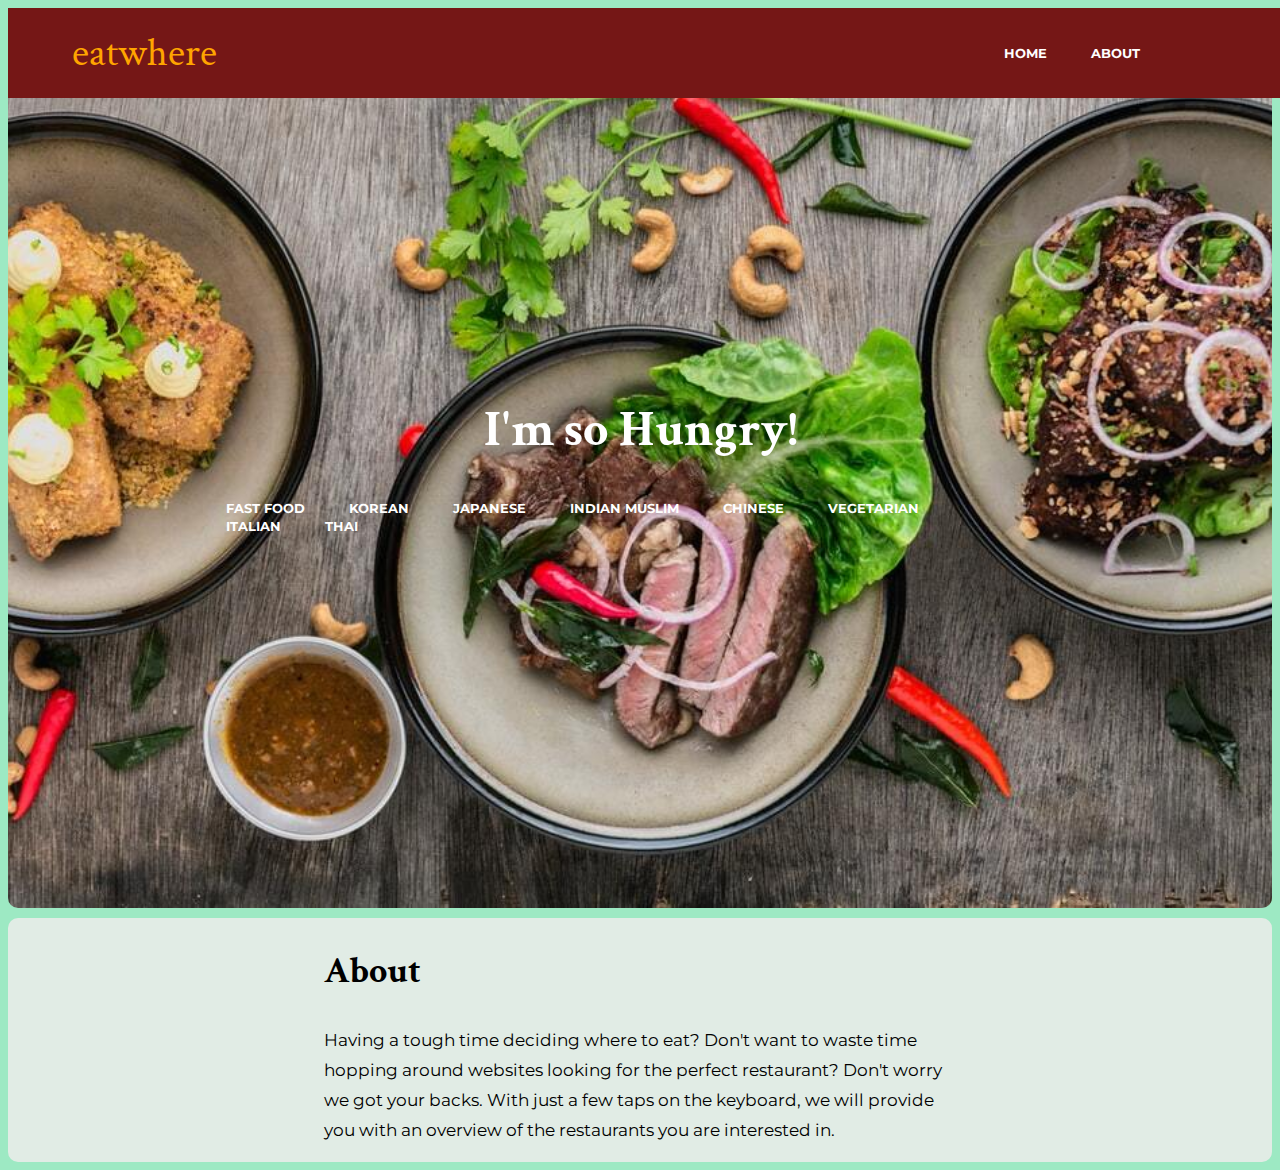
<file: index.html>
<!DOCTYPE html>
<html>

<head>
	<meta charset="utf-8">
	<meta name="viewport" content="width=device-width">
	<title>repl.it</title>
	<link href="style.css" rel="stylesheet" type="text/css" />
	<link rel="preconnect" href="https://fonts.gstatic.com">
  	<link href="https://fonts.googleapis.com/css2?family=Crimson+Text&family=Montserrat&display=swap" rel="stylesheet">
</head>

<body>

    <header>
        <div class = "nav-container">
			<a href="#home" class="logo">eatwhere</a>
        	<nav>
            	<ul>
					<li><a href = "#home">Home</a></li>   
					<li><a href ="#about">About</a></li>  
				</ul>
        	</nav>
        </div>
	</header>

	<section class="search-area" id="home">
		<div class="form-box">
			<h1>I'm so Hungry!</h1>

			<div class = "cuisine-container">
				<nav>
					<ul>
						<li><a href = "fastfood.html">Fast Food</a></li>   
						<li><a href = "korean.html">Korean</a></li>
						<li><a href = "japanese.html">Japanese</a></li>
						<li><a href = "indianmuslim.html">Indian Muslim</a></li>
						<li><a href = "chinese.html">Chinese</a></li>
						<li><a href = "vegetarian.html">Vegetarian</a></li>
						<li><a href = "italian.html">Italian</a></li>
						<li><a href = "thai.html">Thai</a></li>
					</ul>
				</nav>
			</div>
			
		</div>
	</section>

	<section class="about-area" id="about">
		<div class="about-descrpt">
			<h2>About</h2>
			<p>Having a tough time deciding where to eat? Don't want to waste time hopping around websites looking for 
				the perfect restaurant? Don't worry we got your backs. With just a few taps on the keyboard, we will provide 
				you with an overview of the restaurants you are interested in.</p>
		</div>
	</section>

	<script src="https://cdnjs.cloudflare.com/ajax/libs/jquery/3.5.1/jquery.min.js"></script>
<script src="script.js"></script>


</body>
</file>
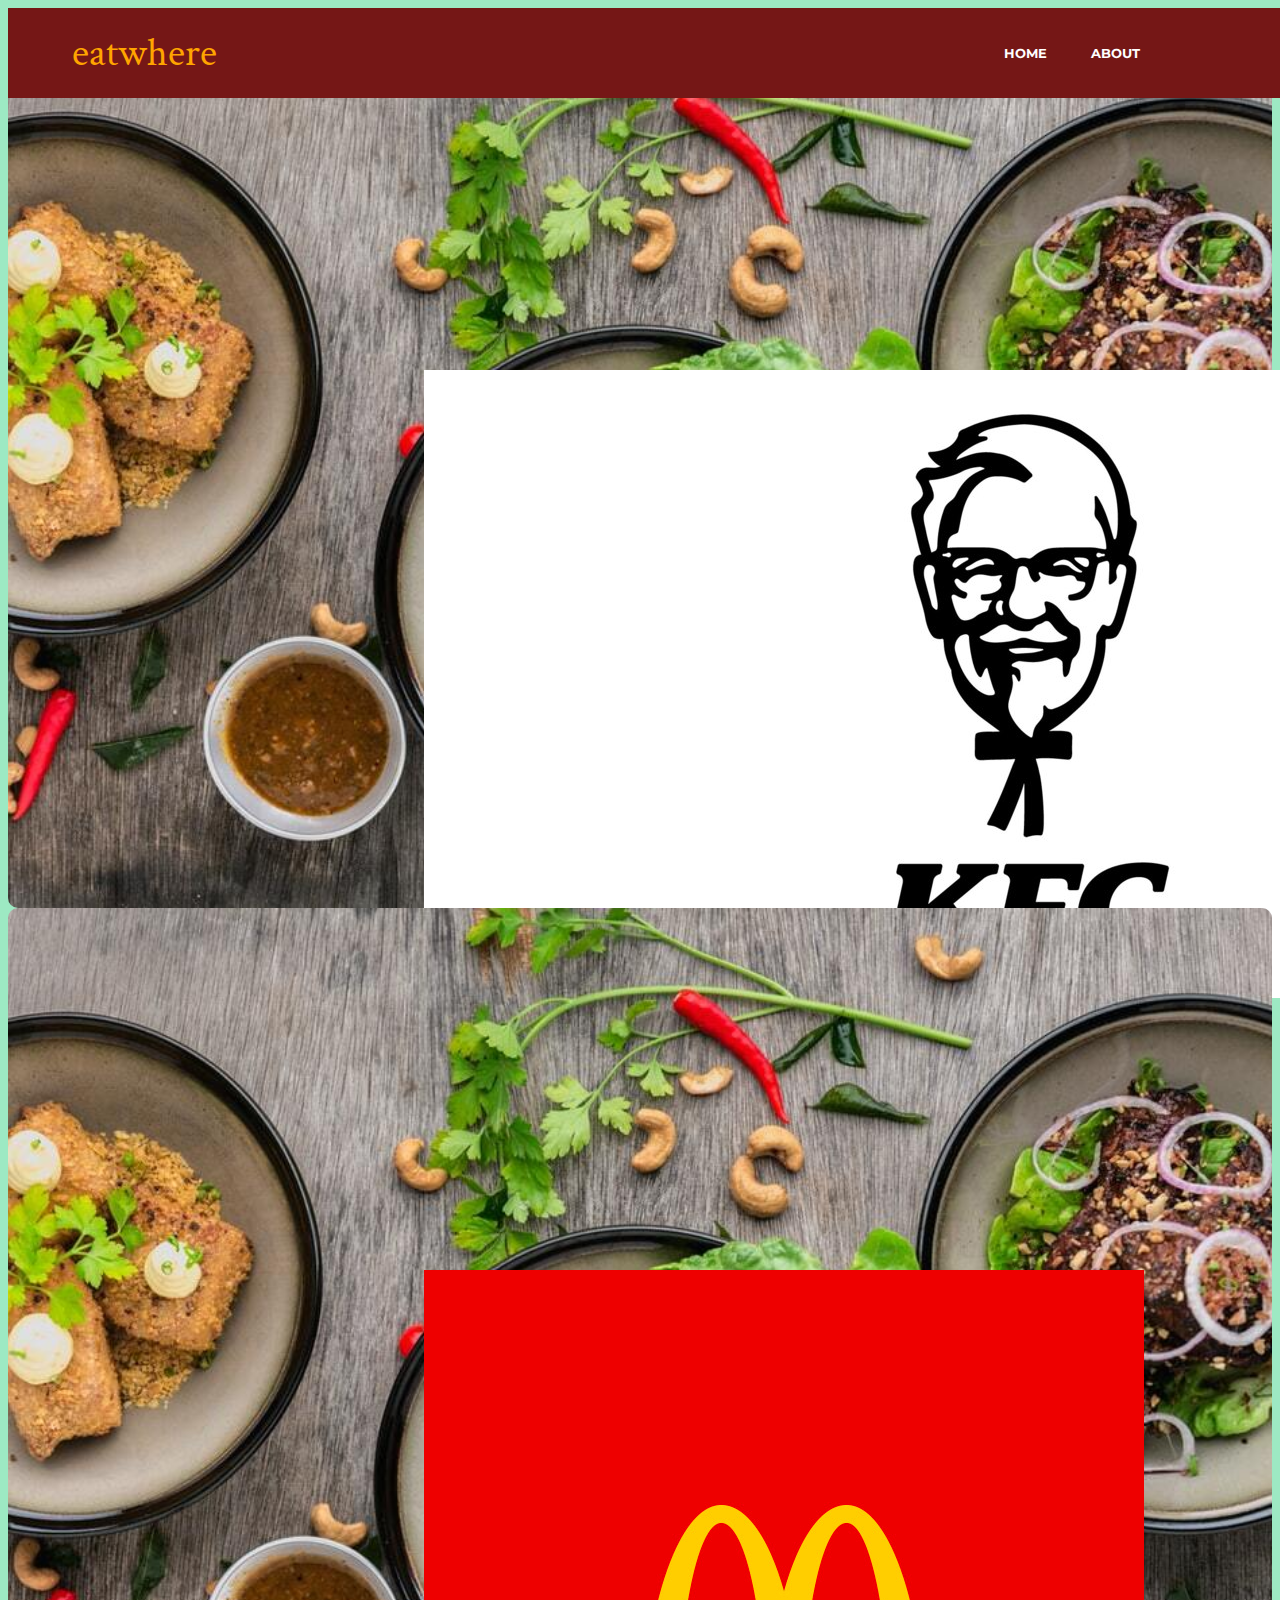
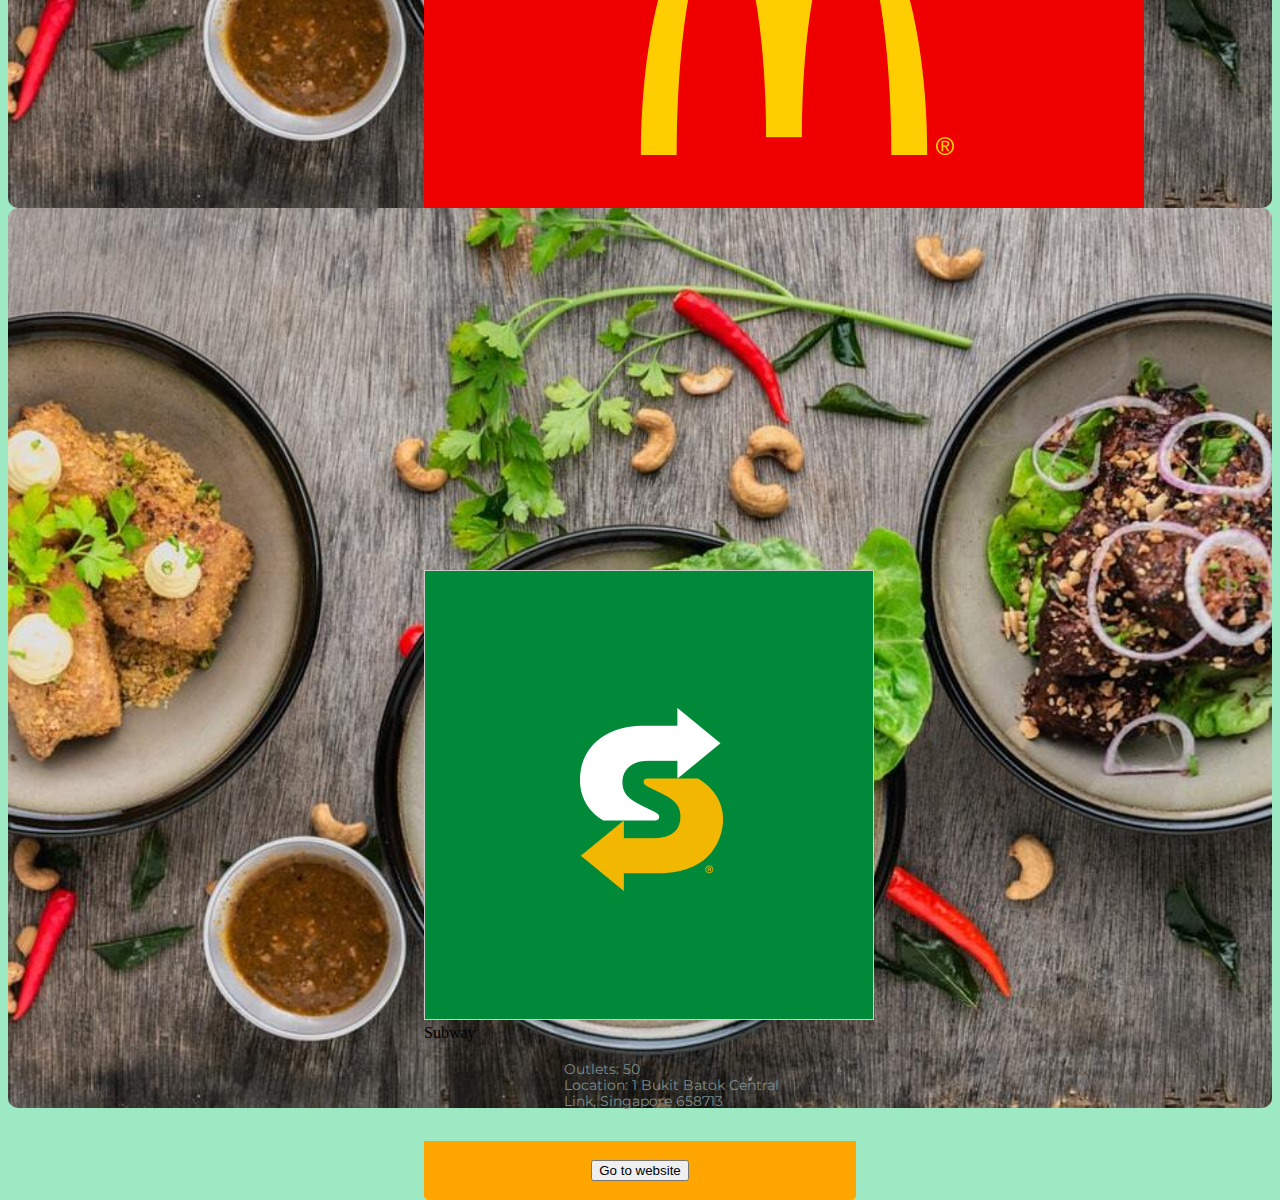
<file: fastfood.html>
<!DOCTYPE html>
<html>

<head>
	<meta charset="utf-8">
	<meta name="viewport" content="width=device-width">
	<title>repl.it</title>
    <link href="style.css" rel="stylesheet" type="text/css" />
    <link href=
	<link rel="preconnect" href="https://fonts.gstatic.com">
  	<link href="https://fonts.googleapis.com/css2?family=Crimson+Text&family=Montserrat&display=swap" rel="stylesheet">
</head>

<body>

    <header>
        <div class = "nav-container">
			<a href="index.html#home" class="logo">eatwhere</a>
        	<nav>
            	<ul>
					<li><a href = "index.html#home" >Home</a></li>   
					<li><a href ="index.html#about">About</a></li>  
				</ul>
        	</nav>
        </div>
	</header>
    
    <div class="result-background">

    <div class="restaurant-profile">
		<img id="ff1-img" src="" />
        <div id="ff1-name">----</div>
        <div class="description">
            <div>Outlets: <span id="ff1-outlets"></span></div>
            <div>Location: <span id="ff1-location"></span></div>
        </div>
    <div class="web-btn">
        <button id="ff1-btn">Go to website</button>
    </div>
    </div>

    </div>

    <div class="result-background">

    <div class="restaurant-profile">
		<img id="ff2-img" src="" />
        <div id="ff2-name">----</div>
        <div class="description">
            <div>Outlets: <span id="ff2-outlets"></span></div>
            <div>Location: <span id="ff2-location"></span></div>
        </div>
    <div class="web-btn">
        <button id="ff2-btn">Go to website</button>
    </div>
    </div>

    </div>

    <div class="result-background">

    <div class="restaurant-profile">
		<img id="ff3-img" src="" />
        <div id="ff3-name">----</div>
        <div class="description">
            <div>Outlets: <span id="ff3-outlets"></span></div>
            <div>Location: <span id="ff3-location"></span></div>
        </div>
    <div class="web-btn">
        <button id="ff3-btn">Go to website</button>
    </div>
    </div>

    </div>

    <script src="https://cdnjs.cloudflare.com/ajax/libs/jquery/3.5.1/jquery.min.js"></script>
<script src="script.js"></script>


</body>
</file>
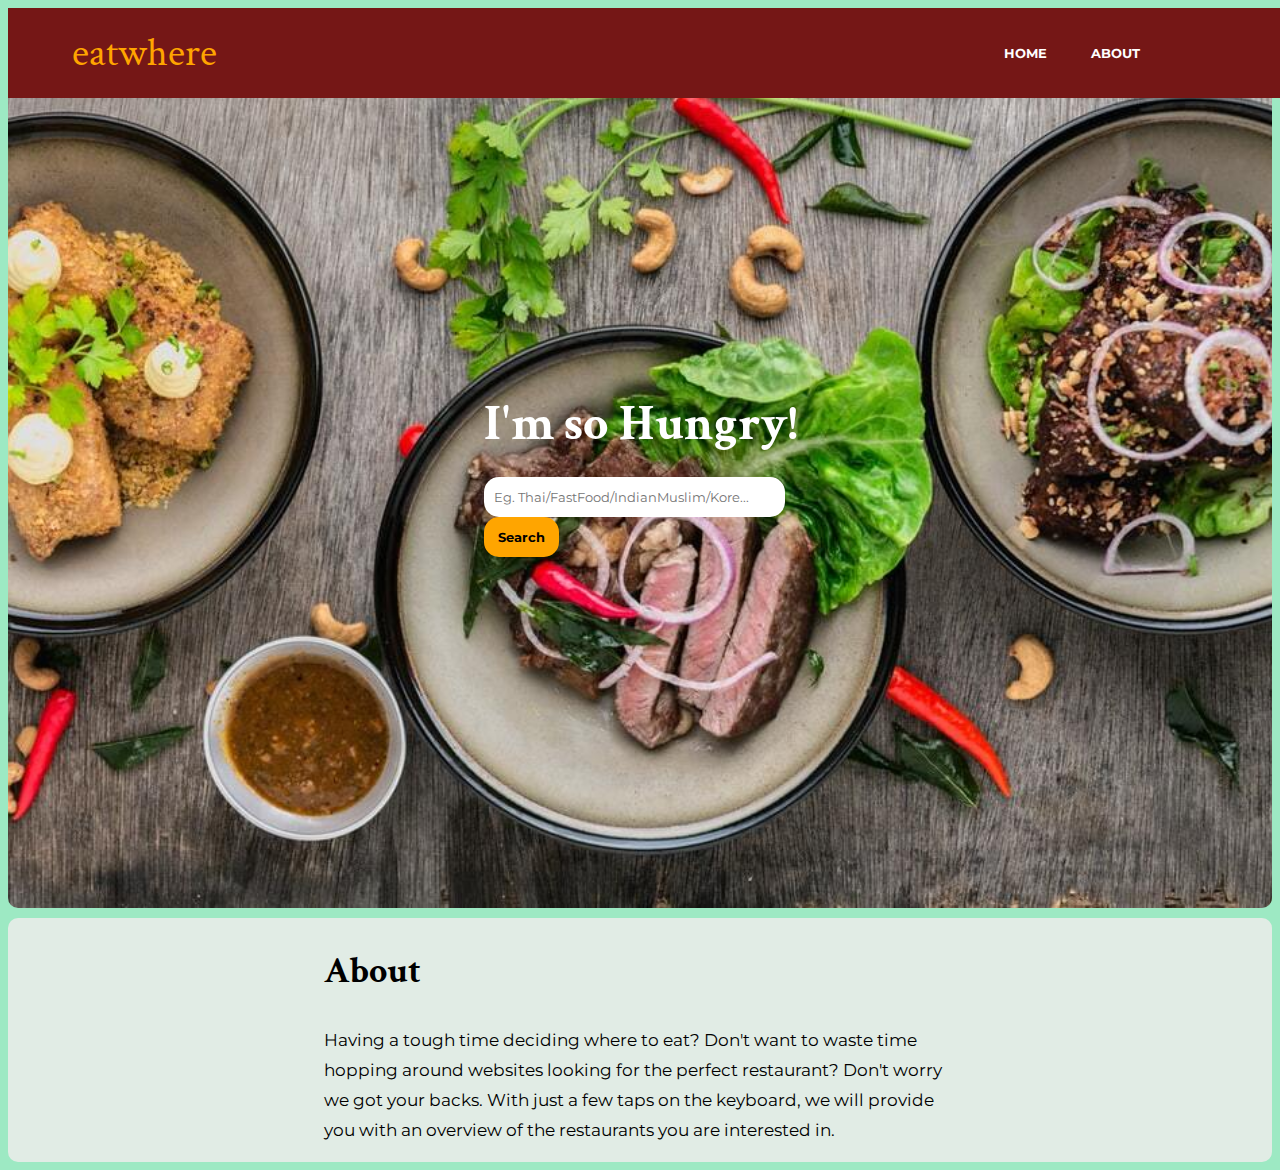
<file: index1.html>
<!DOCTYPE html>
<html>

<head>
	<meta charset="utf-8">
	<meta name="viewport" content="width=device-width">
	<title>repl.it</title>
	<link href="style.css" rel="stylesheet" type="text/css" />
	<link rel="preconnect" href="https://fonts.gstatic.com">
  	<link href="https://fonts.googleapis.com/css2?family=Crimson+Text&family=Montserrat&display=swap" rel="stylesheet">
</head>

<body>

    <header>
        <div class = "nav-container">
			<a href="#home" class="logo">eatwhere</a>
        	<nav>
            	<ul>
					<li><a href = "#home">Home</a></li>   
					<li><a href ="#about">About</a></li>  
				</ul>
        	</nav>
        </div>
	</header>

	<section class="search-area" id="home">
		<div class="form-box">
			<h1>I'm so Hungry!</h1>
			<input type="text" class="search-food" placeholder="Eg. Thai/FastFood/IndianMuslim/Kore...">
			<button class="search-btn" type="button">Search</button>
		</div>
	</section>

	<section class="about-area" id="about">
		<div class="about-descrpt">
			<h2>About</h2>
			<p>Having a tough time deciding where to eat? Don't want to waste time hopping around websites looking for 
				the perfect restaurant? Don't worry we got your backs. With just a few taps on the keyboard, we will provide 
				you with an overview of the restaurants you are interested in.</p>
		</div>
	</section>

	<script src="https://cdnjs.cloudflare.com/ajax/libs/jquery/3.5.1/jquery.min.js"></script>
<script src="script.js"></script>


</body>
</file>
<file: style.css>
body {
    background-color: rgb(157, 233, 195);
    display: flex;
    flex-direction: column;
}

.nav-container {
    position: fixed;
    display: flex;
    width: 100%;
    height: 90px;
    background-color: rgb(117, 23, 22);
    justify-content: center;
    align-items: center;
    flex-direction: row;
    flex-wrap: wrap;
    z-index: 1;

}

.logo {
    font-size: 30pt;
    color: orange;
    flex: 1 1 auto;
    margin-left: 5%;
    font: outline;
    text-decoration: none;
    font-family: 'Crimson Text', serif;
}

nav {
    display: flex;
    justify-content: right;
    margin-right: 10%;
}

nav ul {
    list-style: none;
}

nav li {
    display: inline-block;
}

nav a {
    font-size: 10pt;
    color: white;
    text-decoration: none;
    text-transform: uppercase;
    font-family: 'Montserrat', sans-serif;
    font-weight: bold;
    margin: 20px;
}

.search-area {
    border-radius: 10px;
    background-image: url(idasg2img.jpg);
    width: 100%;
    height: 100vh;
    background-repeat: no-repeat;
    background-size: cover;
    background-position: center;
    display: flex;
    justify-content: center;
    align-items: center;
}

h1 {
    font-family: 'Crimson Text', serif;
    color: white;
    margin-bottom: 20px;
    font-size: 50px;
    text-align: center;
}

.search-food {
    font-family: 'Montserrat', sans-serif;
    height: 20px;
    width: 90%;
    padding: 10px;
    border: none;
    border-radius: 15px;
    outline: none;
}

.search-btn {
    font-family: 'Montserrat', sans-serif;
    font-weight: bold;
    height: 40px;
    width: 75px;
    background-color: orange;
    border: none;
    border-radius: 15px;
    outline: none;
}

.search-btn:hover {
    background-color: rgb(211, 137, 0);
}

.about-area {
    background-color: rgb(225, 236, 229);
    margin-top: 10px;
    border-radius: 10px;
    position: relative;
    display: flex;
    justify-content: space-around;
    align-items: center;
    flex-wrap: wrap;
    flex-direction: row;
    width: 100%;
    height: 100%;
}

.about-descrpt {
    width: 50%;
}

h2 {
    font-family: 'Crimson Text', serif;
    font-size: 27pt;
    align-items: center;
}

p {
    font-family: 'Montserrat', sans-serif;
    line-height: 30px;
    font-size: 13pt;
}

.result-background {
    border-radius: 10px;
    background-image: url(idasg2img.jpg);
    width: 100%;
    height: 100vh;
    background-size: cover;
    background-position: center;
    display: flex;
    justify-content: center;
    align-items: center;
}

.restaurant-profile {
    margin: auto;
    width: 27em; 
    height: 11em;
    background-color: rgb(225, 236, 229);
    border-radius: .3em;
}
  
.restaurant-profile  #restaurant-name {
    margin: auto;
    margin-top: -4.40em;
    margin-left: 5.80em;
    color: #16a085;
    font-size: 1.53em;
    font-family: 'Crimson Text', serif;
    font-weight: bold;
}
  
.restaurant-profile > .description {
    margin: auto;
    margin-top: 1.35em;
    margin-right: 3em;
    width: 18em;
    color: #7f8c8d;
    font-size: .87em;
    font-family: 'Montserrat', sans-serif;
}
  
.restaurant-profile > img#restaurant-img {
    padding: .7em;
    margin-left: .3em;
    margin-top: .3em;
    height: 6.23em;
    width: 6.23em;
    border-radius: 18em;
}
    
.web-btn {
    margin: 2em auto;
    height: 3.70em;
    background: orange;
    text-align: center;
    border-radius: 0 0 .3em .3em;
    display: flex;
    justify-content: center;
    align-items: center;
    transition: background 0.1s;
}
  
#btn {
    color: white;
    font-family: 'Montserrat', sans-serif;
    text-align: center;
    font-size: 20px;
    background: none;
    outline: none;
    border: 0;
}
  
.web-btn:hover {
    background: rgb(211, 137, 0);
}
</file>
